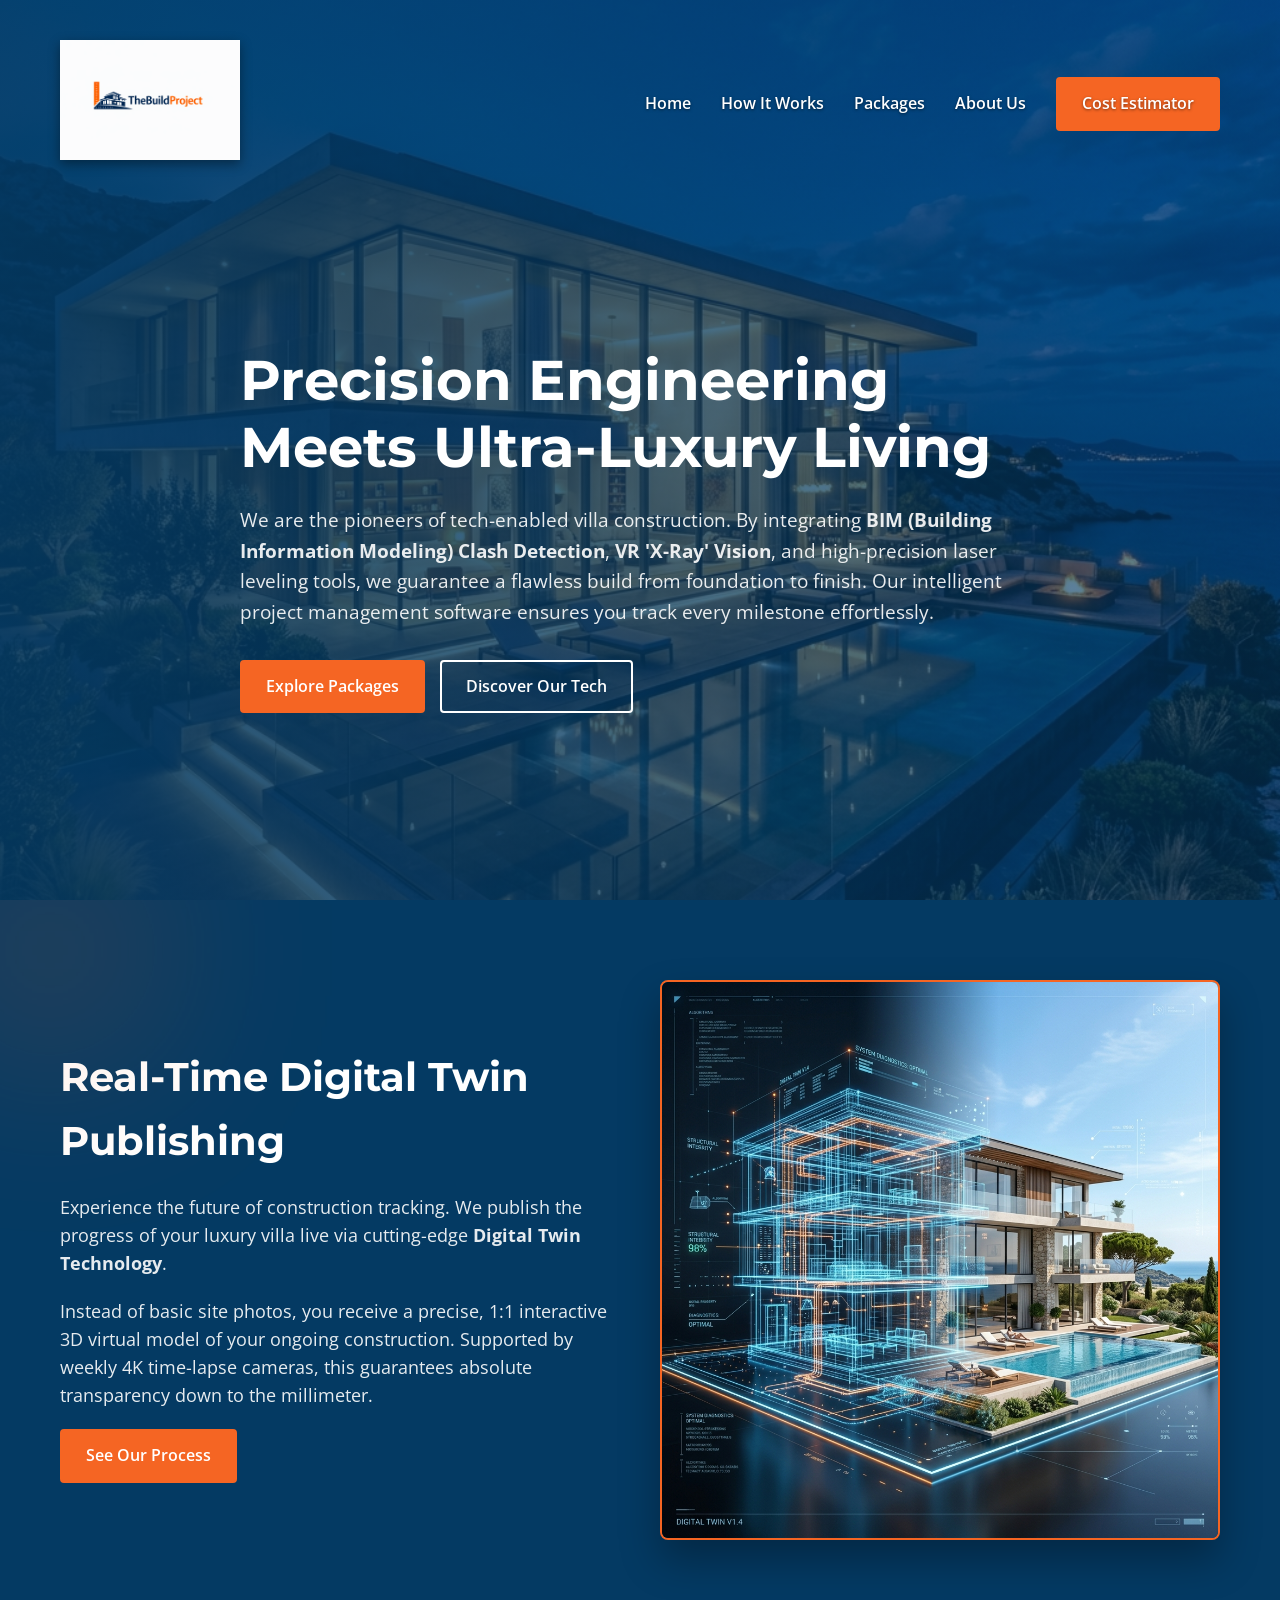
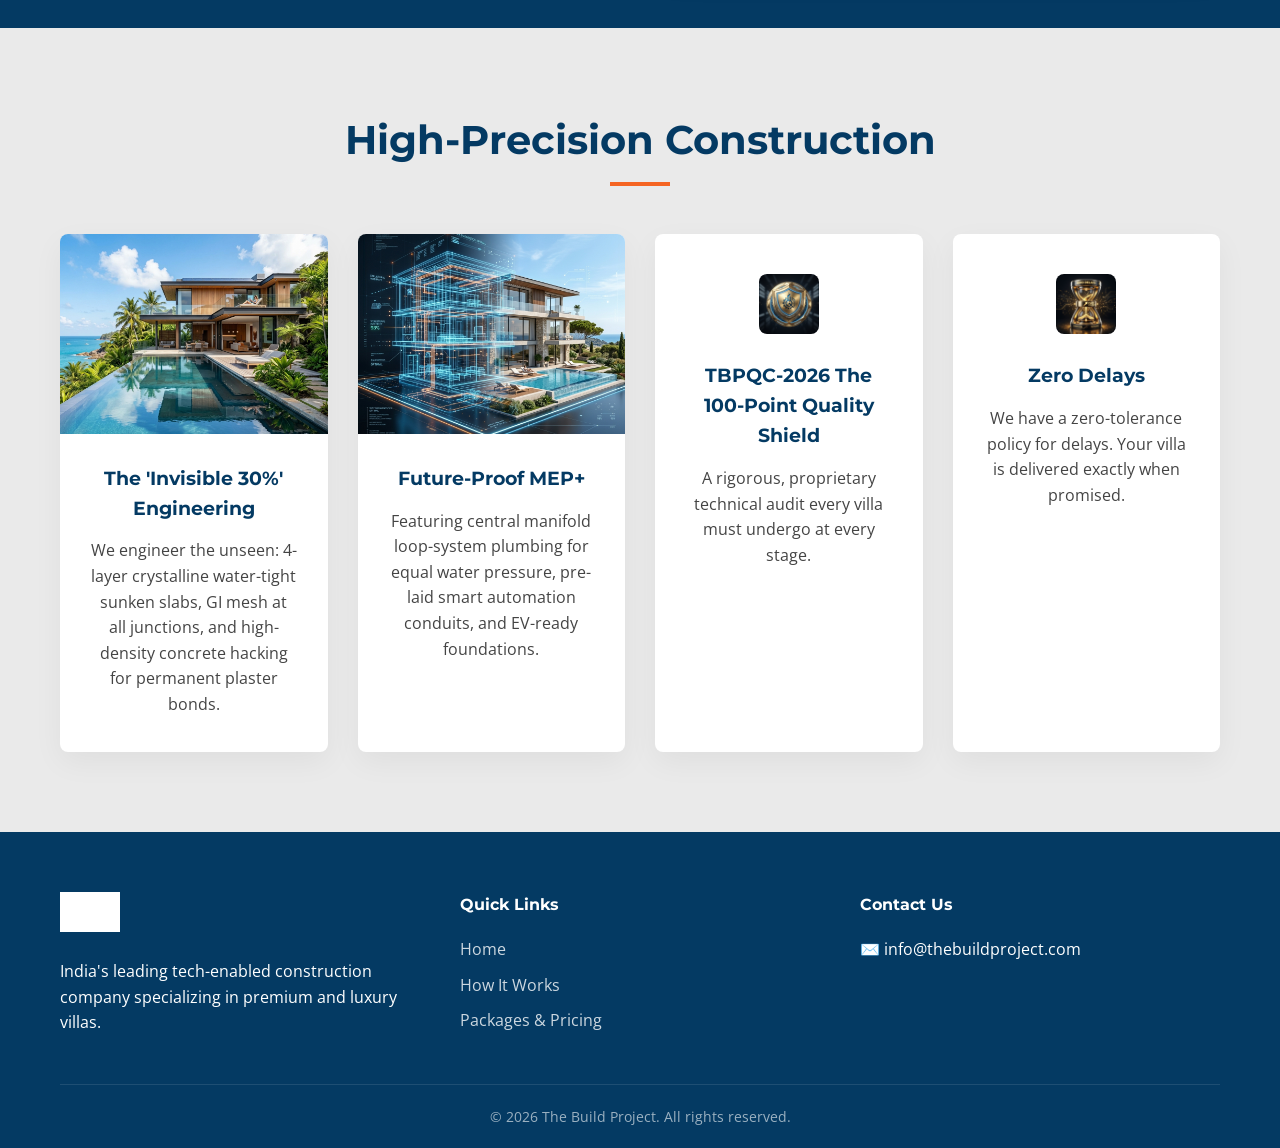
<file: index.html>
<!DOCTYPE html>
<html lang="en">

<head>
    <meta charset="UTF-8">
    <meta name="viewport" content="width=device-width, initial-scale=1.0">
    <title>The Build Project | Tech-Enabled Luxury Villa Construction</title>
    <meta name="description"
        content="India's leading tech-enabled construction company specializing in premium and luxury villas. End-to-end design, planning, and guaranteed quality.">
    <link rel="stylesheet" href="index.css">
</head>

<body>
    <nav class="navbar navbar-transparent">
        <div class="container" style="display: flex; justify-content: space-between; align-items: center; width: 100%;">
            <a href="index.html" class="nav-logo">
                <img src="assets/logos/TBP.PNG" alt="The Build Project Logo">
            </a>
            <button class="nav-toggle" id="navToggle">☰</button>
            <div class="nav-links" id="navLinks">
                <a href="index.html" class="active">Home</a>
                <a href="how-it-works.html">How It Works</a>
                <a href="packages.html">Packages</a>
                <a href="about-us.html">About Us</a>
                <a href="packages.html#estimator" class="btn btn-primary">Cost Estimator</a>
            </div>
        </div>
    </nav>

    <section class="hero">
        <div class="hero-bg-anim"></div>
        <div class="container">
            <div class="hero-content">
                <h1>Precision Engineering Meets Ultra-Luxury Living</h1>
                <p>We are the pioneers of tech-enabled villa construction. By integrating <strong>BIM (Building
                        Information Modeling) Clash Detection</strong>, <strong>VR 'X-Ray' Vision</strong>, and
                    high-precision laser
                    leveling tools, we guarantee a flawless build from foundation to finish. Our intelligent project
                    management software ensures you track every milestone effortlessly.</p>
                <div class="hero-buttons">
                    <a href="packages.html" class="btn btn-primary">Explore Packages</a>
                    <a href="about-us.html" class="btn btn-outline" style="border-color: white; color: white;">Discover
                        Our Tech</a>
                </div>
            </div>
        </div>
    </section>

    <section class="twin-section">
        <div class="container" style="display: flex; gap: 40px; align-items: center; flex-wrap: wrap;">
            <div class="twin-content" style="flex: 1; min-width: 300px;">
                <h2
                    style="font-size: 2.5rem; margin-bottom: 20px; color: var(--white); font-family: var(--font-heading);">
                    Real-Time Digital Twin Publishing</h2>
                <p style="font-size: 1.1rem; opacity: 0.9; margin-bottom: 20px;">Experience the future of construction
                    tracking. We publish the progress of your luxury villa live via cutting-edge <strong>Digital Twin
                        Technology</strong>.</p>
                <p style="font-size: 1.1rem; opacity: 0.9; margin-bottom: 20px;">Instead of basic site photos, you
                    receive a precise, 1:1 interactive 3D virtual model of your ongoing construction. Supported by
                    weekly 4K time-lapse cameras, this guarantees absolute transparency down to the
                    millimeter.</p>
                <a href="how-it-works.html" class="btn btn-primary">See Our Process</a>
            </div>
            <div class="twin-image" style="flex: 1; min-width: 300px;">
                <img src="assets/images/digital_twin.png" alt="Digital Twin Technology"
                    style="width: 100%; border-radius: 8px; box-shadow: 0 20px 40px rgba(0,0,0,0.3); border: 2px solid var(--accent);">
            </div>
        </div>
    </section>

    <section class="section section-light">
        <div class="container">
            <h2 class="section-title">High-Precision Construction</h2>
            <div class="features-grid">
                <div class="feature-card" style="padding: 0; overflow: hidden;">
                    <img src="assets/images/portfolio_1.png" alt="Engineering Excellence"
                        style="width: 100%; height: 200px; object-fit: cover; display: block;">
                    <div style="padding: 30px;">
                        <h3>The 'Invisible 30%' Engineering</h3>
                        <p>We engineer the unseen: 4-layer crystalline water-tight sunken slabs, GI mesh at all
                            junctions, and high-density concrete hacking for permanent plaster bonds.</p>
                    </div>
                </div>
                <div class="feature-card" style="padding: 0; overflow: hidden;">
                    <img src="assets/images/digital_twin.png" alt="Future-Proof Infrastructure"
                        style="width: 100%; height: 200px; object-fit: cover; display: block;">
                    <div style="padding: 30px;">
                        <h3>Future-Proof MEP+</h3>
                        <p>Featuring central manifold loop-system plumbing for equal water pressure, pre-laid smart
                            automation conduits, and EV-ready foundations.</p>
                    </div>
                </div>
                <div class="feature-card">
                    <div style="margin-bottom: 20px;">
                        <img src="assets/images/tbpqc_quality_shield.png" alt="TBPQC 2026 Quality Shield" style="width: 60px; height: 60px; object-fit: contain; border-radius: 8px;">
                    </div>
                    <h3>TBPQC-2026 The 100-Point Quality Shield</h3>
                    <p>A rigorous, proprietary technical audit every villa must undergo at every stage.</p>
                </div>
                <div class="feature-card">
                    <div style="margin-bottom: 20px;">
                        <img src="assets/images/zero_delays_icon.png" alt="Zero Delays" style="width: 60px; height: 60px; object-fit: contain; border-radius: 8px;">
                    </div>
                    <h3>Zero Delays</h3>
                    <p>We have a zero-tolerance policy for delays. Your villa is delivered exactly when promised.</p>
                </div>
            </div>
        </div>
    </section>

    <footer class="footer">
        <div class="container">
            <div class="footer-grid">
                <div class="footer-col">
                    <img src="assets/logos/TBP.PNG" alt="Logo"
                        style="height: 40px; margin-bottom: 20px; filter: brightness(0) invert(1);">
                    <p>India's leading tech-enabled construction company specializing in premium and luxury villas.</p>
                </div>
                <div class="footer-col">
                    <h4>Quick Links</h4>
                    <ul class="footer-links">
                        <li><a href="index.html">Home</a></li>
                        <li><a href="how-it-works.html">How It Works</a></li>
                        <li><a href="packages.html">Packages & Pricing</a></li>
                    </ul>
                </div>
                <div class="footer-col">
                    <h4>Contact Us</h4>
                    <ul class="footer-links">

                        <li>✉️ info@thebuildproject.com</li>

                    </ul>
                </div>
            </div>
            <div class="footer-bottom">
                &copy; 2026 The Build Project. All rights reserved.
            </div>
        </div>
    </footer>

    <script src="script.js"></script>
</body>

</html>
</file>
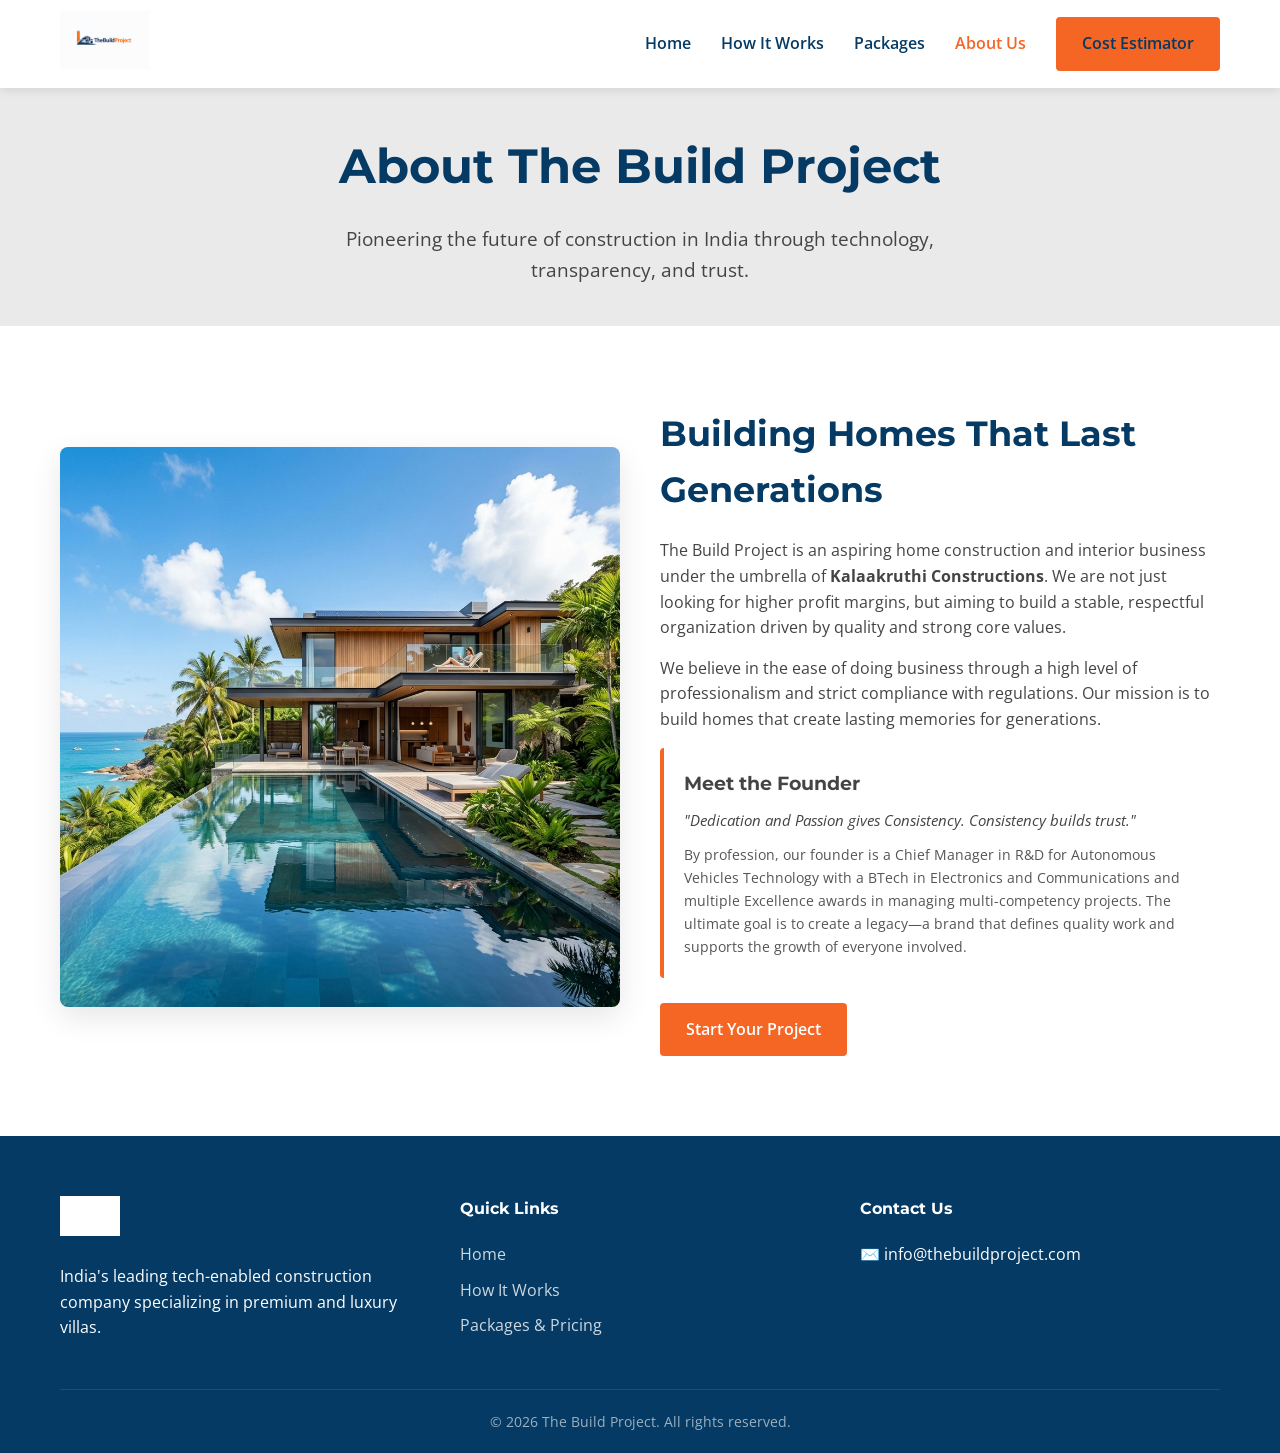
<file: about-us.html>
<!DOCTYPE html>
<html lang="en">
<head>
    <meta charset="UTF-8">
    <meta name="viewport" content="width=device-width, initial-scale=1.0">
    <title>About Us | The Build Project</title>
    <meta name="description" content="Learn more about The Build Project, a tech-driven luxury construction company.">
    <link rel="stylesheet" href="index.css">
</head>
<body>
    <nav class="navbar">
        <div class="container" style="display: flex; justify-content: space-between; align-items: center; width: 100%;">
            <a href="index.html" class="nav-logo">
                <img src="assets/logos/TBP.PNG" alt="The Build Project Logo">
            </a>
            <button class="nav-toggle" id="navToggle">☰</button>
            <div class="nav-links" id="navLinks">
                <a href="index.html">Home</a>
                <a href="how-it-works.html">How It Works</a>
                <a href="packages.html">Packages</a>
                <a href="about-us.html" class="active">About Us</a>
                <a href="packages.html#estimator" class="btn btn-primary">Cost Estimator</a>
            </div>
        </div>
    </nav>

    <section class="section section-light" style="padding-top: 40px; padding-bottom: 40px;">
        <div class="container text-center" style="text-align: center;">
            <h1 style="font-size: 3rem; margin-bottom: 20px;">About The Build Project</h1>
            <p style="font-size: 1.2rem; max-width: 700px; margin: 0 auto;">Pioneering the future of construction in India through technology, transparency, and trust.</p>
        </div>
    </section>

    <section class="section">
        <div class="container">
            <div style="display: flex; flex-wrap: wrap; gap: 40px; align-items: center;">
                <div style="flex: 1; min-width: 300px;">
                    <img src="assets/images/portfolio_1.png" alt="Company Focus" style="width: 100%; border-radius: 8px; box-shadow: 0 10px 30px rgba(0,0,0,0.1);">
                </div>
                <div style="flex: 1; min-width: 300px;">
                    <h2 style="font-size: 2.2rem; margin-bottom: 20px; color: var(--primary); font-family: var(--font-heading);">Building Homes That Last Generations</h2>
                    <p style="margin-bottom: 15px;">The Build Project is an aspiring home construction and interior business under the umbrella of <strong>Kalaakruthi Constructions</strong>. We are not just looking for higher profit margins, but aiming to build a stable, respectful organization driven by quality and strong core values.</p>
                    <p style="margin-bottom: 15px;">We believe in the ease of doing business through a high level of professionalism and strict compliance with regulations. Our mission is to build homes that create lasting memories for generations.</p>
                    
                    <div style="background: var(--light); padding: 20px; border-left: 4px solid var(--accent); margin-bottom: 25px; border-radius: 4px;">
                        <h3 style="font-size: 1.2rem; margin-bottom: 10px; color: var(--dark);">Meet the Founder</h3>
                        <p style="font-style: italic; font-size: 0.95rem; margin-bottom: 10px;">"Dedication and Passion gives Consistency. Consistency builds trust."</p>
                        <p style="font-size: 0.9rem; color: #555;">By profession, our founder is a Chief Manager in R&D for Autonomous Vehicles Technology with a BTech in Electronics and Communications and multiple Excellence awards in managing multi-competency projects. The ultimate goal is to create a legacy—a brand that defines quality work and supports the growth of everyone involved.</p>
                    </div>

                    <a href="packages.html" class="btn btn-primary">Start Your Project</a>
                </div>
            </div>
        </div>
    </section>

    <footer class="footer">
        <div class="container">
            <div class="footer-grid">
                <div class="footer-col">
                    <img src="assets/logos/TBP.PNG" alt="Logo" style="height: 40px; margin-bottom: 20px; filter: brightness(0) invert(1);">
                    <p>India's leading tech-enabled construction company specializing in premium and luxury villas.</p>
                </div>
                <div class="footer-col">
                    <h4>Quick Links</h4>
                    <ul class="footer-links">
                        <li><a href="index.html">Home</a></li>
                        <li><a href="how-it-works.html">How It Works</a></li>
                        <li><a href="packages.html">Packages & Pricing</a></li>
                    </ul>
                </div>
                <div class="footer-col">
                    <h4>Contact Us</h4>
                    <ul class="footer-links">
                        <li>✉️ info@thebuildproject.com</li>
                    </ul>
                </div>
            </div>
            <div class="footer-bottom">
                &copy; 2026 The Build Project. All rights reserved.
            </div>
        </div>
    </footer>

    <script src="script.js"></script>
</body>
</html>
</file>
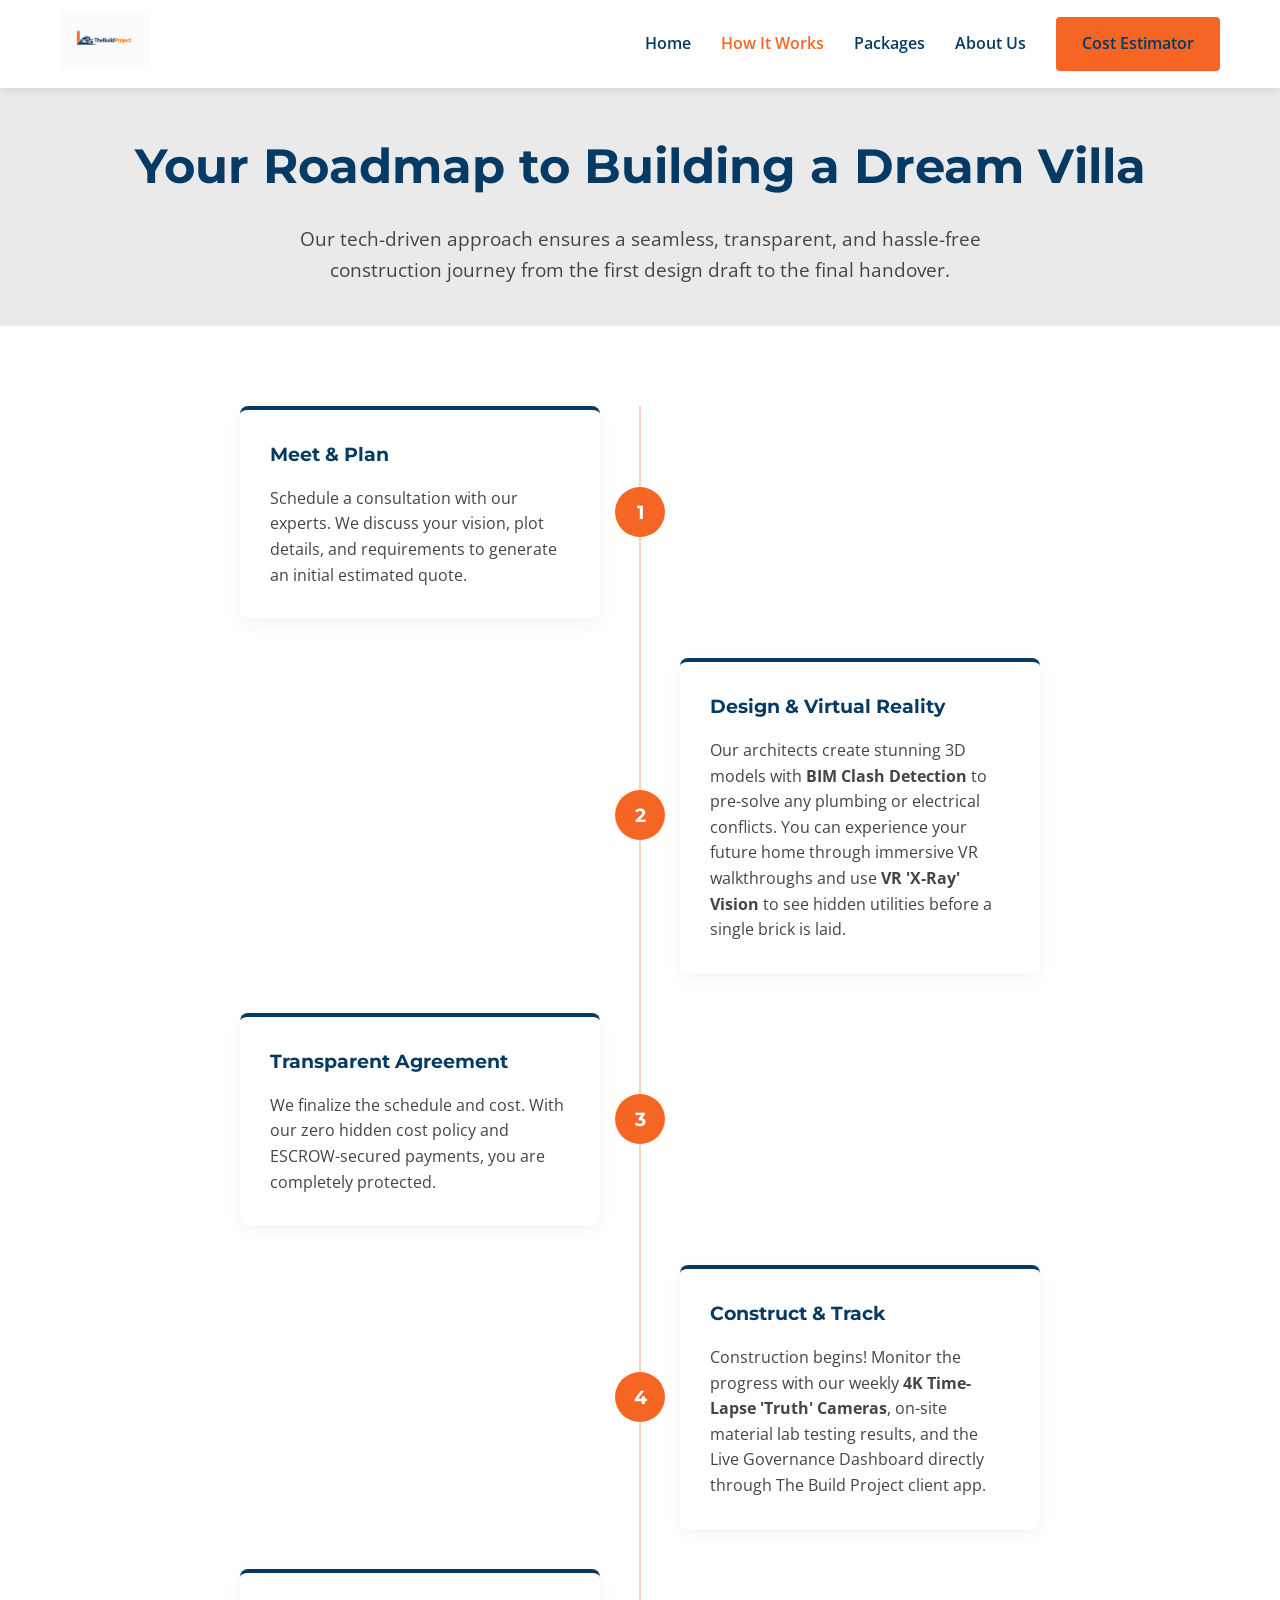
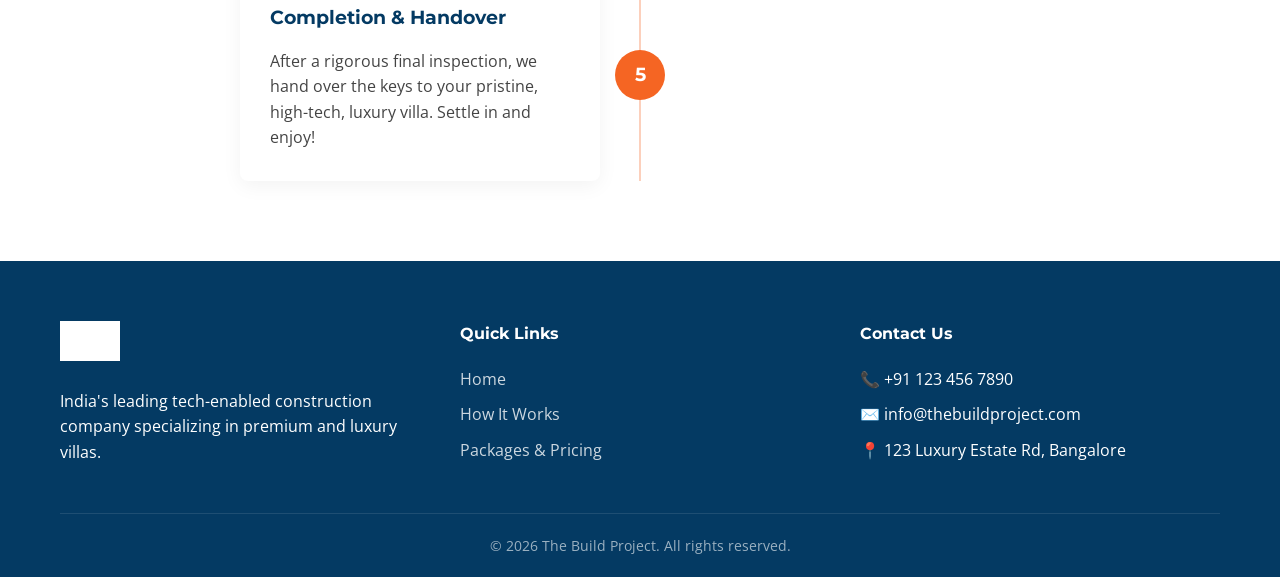
<file: how-it-works.html>
<!DOCTYPE html>
<html lang="en">
<head>
    <meta charset="UTF-8">
    <meta name="viewport" content="width=device-width, initial-scale=1.0">
    <title>How It Works | The Build Project</title>
    <meta name="description" content="Our simple, transparent, and tech-driven process for building your dream villa.">
    <link rel="stylesheet" href="index.css">
</head>
<body>
    <nav class="navbar">
        <div class="container" style="display: flex; justify-content: space-between; align-items: center; width: 100%;">
            <a href="index.html" class="nav-logo">
                <img src="assets/logos/TBP.PNG" alt="The Build Project Logo">
            </a>
            <button class="nav-toggle" id="navToggle">☰</button>
            <div class="nav-links" id="navLinks">
                <a href="index.html">Home</a>
                <a href="how-it-works.html" class="active">How It Works</a>
                <a href="packages.html">Packages</a>
                <a href="about-us.html">About Us</a>
                <a href="packages.html#estimator" class="btn btn-primary">Cost Estimator</a>
            </div>
        </div>
    </nav>

    <section class="section section-light" style="padding-top: 40px; padding-bottom: 40px;">
        <div class="container text-center" style="text-align: center;">
            <h1 style="font-size: 3rem; margin-bottom: 20px;">Your Roadmap to Building a Dream Villa</h1>
            <p style="font-size: 1.2rem; max-width: 700px; margin: 0 auto;">Our tech-driven approach ensures a seamless, transparent, and hassle-free construction journey from the first design draft to the final handover.</p>
        </div>
    </section>

    <section class="section">
        <div class="container">
            <div class="process-timeline">
                <div class="timeline-item">
                    <div class="timeline-icon">1</div>
                    <div class="timeline-content">
                        <h3>Meet & Plan</h3>
                        <p>Schedule a consultation with our experts. We discuss your vision, plot details, and requirements to generate an initial estimated quote.</p>
                    </div>
                </div>
                <div class="timeline-item">
                    <div class="timeline-icon">2</div>
                    <div class="timeline-content">
                        <h3>Design & Virtual Reality</h3>
                        <p>Our architects create stunning 3D models with <strong>BIM Clash Detection</strong> to pre-solve any plumbing or electrical conflicts. You can experience your future home through immersive VR walkthroughs and use <strong>VR 'X-Ray' Vision</strong> to see hidden utilities before a single brick is laid.</p>
                    </div>
                </div>
                <div class="timeline-item">
                    <div class="timeline-icon">3</div>
                    <div class="timeline-content">
                        <h3>Transparent Agreement</h3>
                        <p>We finalize the schedule and cost. With our zero hidden cost policy and ESCROW-secured payments, you are completely protected.</p>
                    </div>
                </div>
                <div class="timeline-item">
                    <div class="timeline-icon">4</div>
                    <div class="timeline-content">
                        <h3>Construct & Track</h3>
                        <p>Construction begins! Monitor the progress with our weekly <strong>4K Time-Lapse 'Truth' Cameras</strong>, on-site material lab testing results, and the Live Governance Dashboard directly through The Build Project client app.</p>
                    </div>
                </div>
                <div class="timeline-item">
                    <div class="timeline-icon">5</div>
                    <div class="timeline-content">
                        <h3>Completion & Handover</h3>
                        <p>After a rigorous final inspection, we hand over the keys to your pristine, high-tech, luxury villa. Settle in and enjoy!</p>
                    </div>
                </div>
            </div>
        </div>
    </section>

    <footer class="footer">
        <div class="container">
            <div class="footer-grid">
                <div class="footer-col">
                    <img src="assets/logos/TBP.PNG" alt="Logo" style="height: 40px; margin-bottom: 20px; filter: brightness(0) invert(1);">
                    <p>India's leading tech-enabled construction company specializing in premium and luxury villas.</p>
                </div>
                <div class="footer-col">
                    <h4>Quick Links</h4>
                    <ul class="footer-links">
                        <li><a href="index.html">Home</a></li>
                        <li><a href="how-it-works.html">How It Works</a></li>
                        <li><a href="packages.html">Packages & Pricing</a></li>
                    </ul>
                </div>
                <div class="footer-col">
                    <h4>Contact Us</h4>
                    <ul class="footer-links">
                        <li>📞 +91 123 456 7890</li>
                        <li>✉️ info@thebuildproject.com</li>
                        <li>📍 123 Luxury Estate Rd, Bangalore</li>
                    </ul>
                </div>
            </div>
            <div class="footer-bottom">
                &copy; 2026 The Build Project. All rights reserved.
            </div>
        </div>
    </footer>

    <script src="script.js"></script>
</body>
</html>
</file>
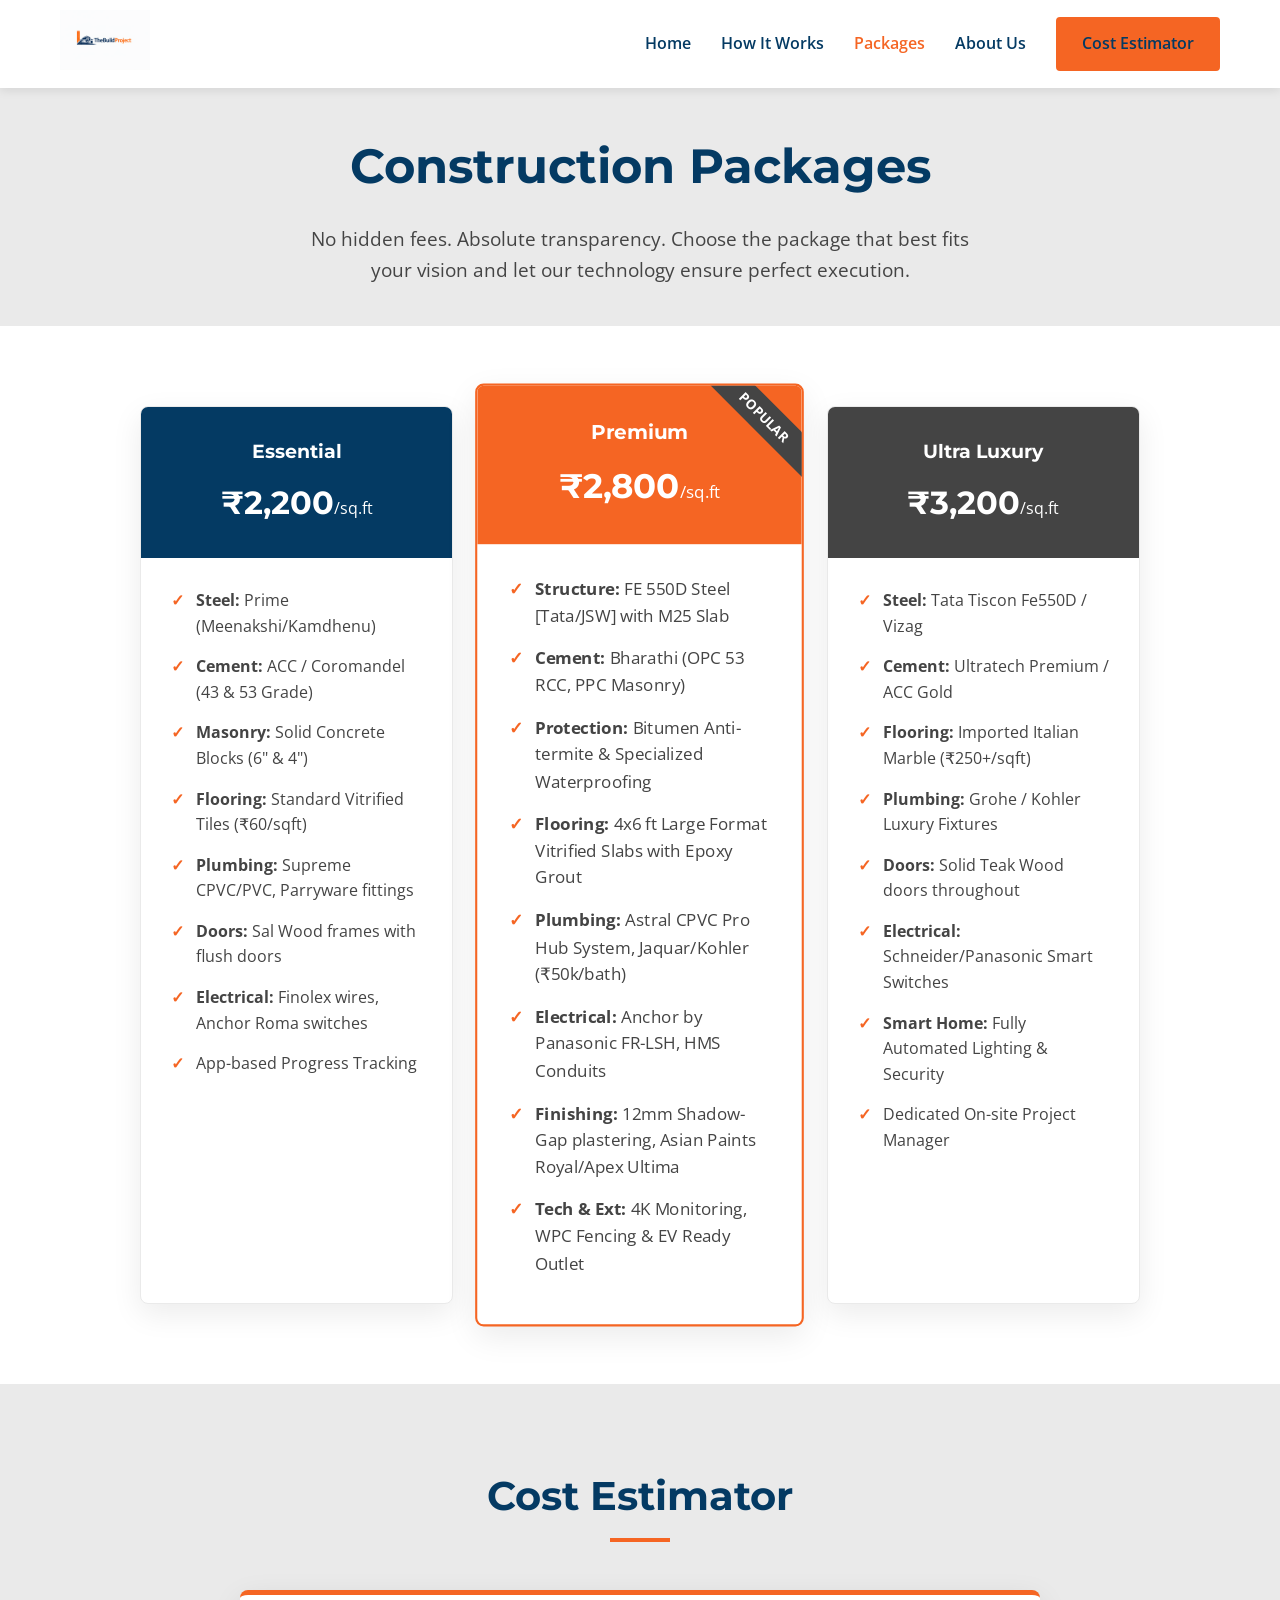
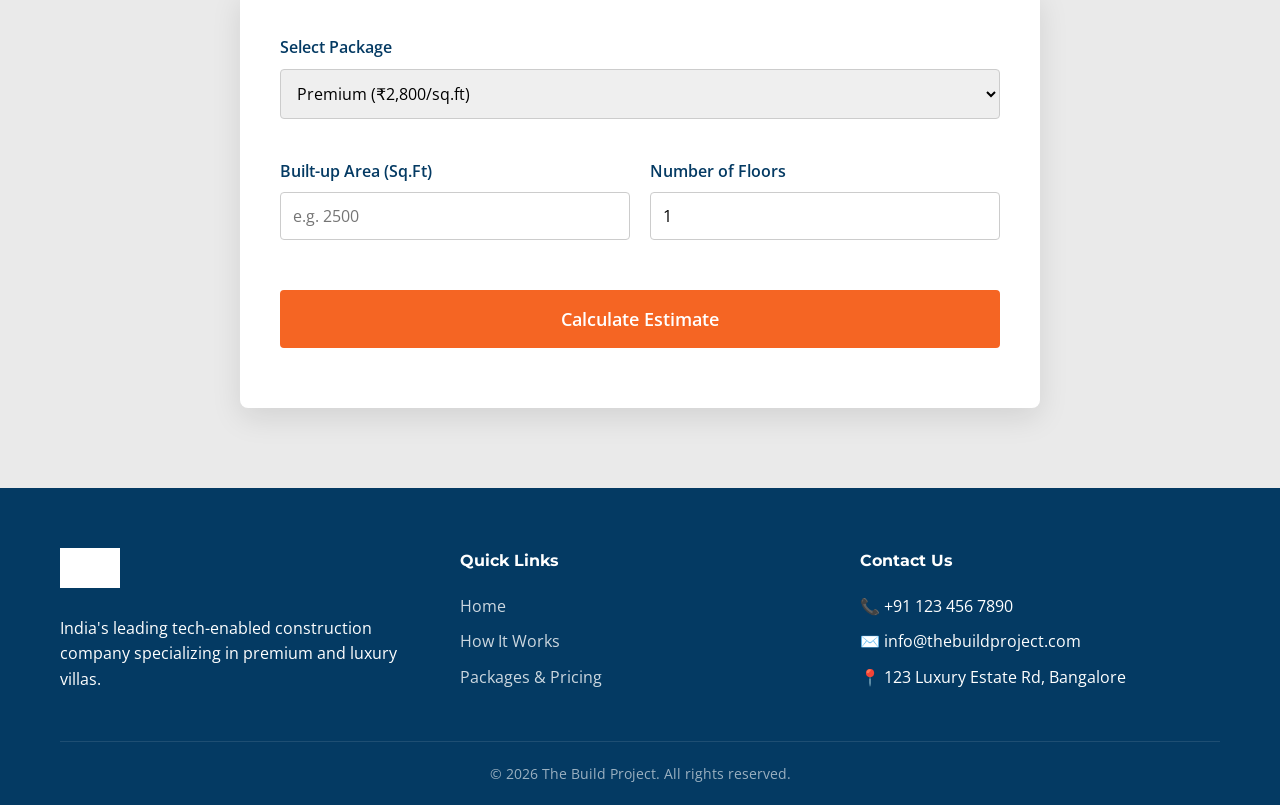
<file: packages.html>
<!DOCTYPE html>
<html lang="en">
<head>
    <meta charset="UTF-8">
    <meta name="viewport" content="width=device-width, initial-scale=1.0">
    <title>Packages & Cost Estimator | The Build Project</title>
    <meta name="description" content="Transparent pricing and packages for your villa construction. Use our cost estimator tool.">
    <link rel="stylesheet" href="index.css">
</head>
<body>
    <nav class="navbar">
        <div class="container" style="display: flex; justify-content: space-between; align-items: center; width: 100%;">
            <a href="index.html" class="nav-logo">
                <img src="assets/logos/TBP.PNG" alt="The Build Project Logo">
            </a>
            <button class="nav-toggle" id="navToggle">☰</button>
            <div class="nav-links" id="navLinks">
                <a href="index.html">Home</a>
                <a href="how-it-works.html">How It Works</a>
                <a href="packages.html" class="active">Packages</a>
                <a href="about-us.html">About Us</a>
                <a href="#estimator" class="btn btn-primary">Cost Estimator</a>
            </div>
        </div>
    </nav>

    <section class="section section-light" style="padding-top: 40px; padding-bottom: 40px;">
        <div class="container text-center" style="text-align: center;">
            <h1 style="font-size: 3rem; margin-bottom: 20px;">Construction Packages</h1>
            <p style="font-size: 1.2rem; max-width: 700px; margin: 0 auto;">No hidden fees. Absolute transparency. Choose the package that best fits your vision and let our technology ensure perfect execution.</p>
        </div>
    </section>

    <section class="section">
        <div class="container">
            <div class="packages-grid">
                <!-- Package 1 -->
                <div class="package-card">
                    <div class="package-header">
                        <h3>Essential</h3>
                        <div class="package-price">₹2,200<span>/sq.ft</span></div>
                    </div>
                    <div class="package-body">
                        <ul>
                            <li><strong>Steel:</strong> Prime (Meenakshi/Kamdhenu)</li>
                            <li><strong>Cement:</strong> ACC / Coromandel (43 & 53 Grade)</li>
                            <li><strong>Masonry:</strong> Solid Concrete Blocks (6" & 4")</li>
                            <li><strong>Flooring:</strong> Standard Vitrified Tiles (₹60/sqft)</li>
                            <li><strong>Plumbing:</strong> Supreme CPVC/PVC, Parryware fittings</li>
                            <li><strong>Doors:</strong> Sal Wood frames with flush doors</li>
                            <li><strong>Electrical:</strong> Finolex wires, Anchor Roma switches</li>
                            <li>App-based Progress Tracking</li>
                        </ul>
                    </div>
                </div>
                <!-- Package 2 -->
                <div class="package-card featured">
                    <div class="package-badge">POPULAR</div>
                    <div class="package-header">
                        <h3>Premium</h3>
                        <div class="package-price">₹2,800<span>/sq.ft</span></div>
                    </div>
                    <div class="package-body">
                        <ul>
                            <li><strong>Structure:</strong> FE 550D Steel [Tata/JSW] with M25 Slab</li>
                            <li><strong>Cement:</strong> Bharathi (OPC 53 RCC, PPC Masonry)</li>
                            <li><strong>Protection:</strong> Bitumen Anti-termite & Specialized Waterproofing</li>
                            <li><strong>Flooring:</strong> 4x6 ft Large Format Vitrified Slabs with Epoxy Grout</li>
                            <li><strong>Plumbing:</strong> Astral CPVC Pro Hub System, Jaquar/Kohler (₹50k/bath)</li>
                            <li><strong>Electrical:</strong> Anchor by Panasonic FR-LSH, HMS Conduits</li>
                            <li><strong>Finishing:</strong> 12mm Shadow-Gap plastering, Asian Paints Royal/Apex Ultima</li>
                            <li><strong>Tech & Ext:</strong> 4K Monitoring, WPC Fencing & EV Ready Outlet</li>
                        </ul>
                    </div>
                </div>
                <!-- Package 3 -->
                <div class="package-card">
                    <div class="package-header" style="background: var(--dark);">
                        <h3>Ultra Luxury</h3>
                        <div class="package-price">₹3,200<span>/sq.ft</span></div>
                    </div>
                    <div class="package-body">
                        <ul>
                            <li><strong>Steel:</strong> Tata Tiscon Fe550D / Vizag</li>
                            <li><strong>Cement:</strong> Ultratech Premium / ACC Gold</li>
                            <li><strong>Flooring:</strong> Imported Italian Marble (₹250+/sqft)</li>
                            <li><strong>Plumbing:</strong> Grohe / Kohler Luxury Fixtures</li>
                            <li><strong>Doors:</strong> Solid Teak Wood doors throughout</li>
                            <li><strong>Electrical:</strong> Schneider/Panasonic Smart Switches</li>
                            <li><strong>Smart Home:</strong> Fully Automated Lighting & Security</li>
                            <li>Dedicated On-site Project Manager</li>
                        </ul>
                    </div>
                </div>
            </div>
        </div>
    </section>

    <section id="estimator" class="section section-light">
        <div class="container">
            <h2 class="section-title">Cost Estimator</h2>
            <div class="estimator-container">
                <form id="estimatorForm" class="estimator-form">
                    <div class="form-group full-width">
                        <label for="package">Select Package</label>
                        <select id="package" class="form-control" required>
                            <option value="essential">Essential (₹2,200/sq.ft)</option>
                            <option value="premium" selected>Premium (₹2,800/sq.ft)</option>
                            <option value="luxury">Ultra Luxury (₹3,200/sq.ft)</option>
                        </select>
                    </div>
                    <div class="form-group">
                        <label for="area">Built-up Area (Sq.Ft)</label>
                        <input type="number" id="area" class="form-control" placeholder="e.g. 2500" required min="500">
                    </div>
                    <div class="form-group">
                        <label for="floors">Number of Floors</label>
                        <input type="number" id="floors" class="form-control" value="1" min="1" required>
                    </div>
                    <div class="form-group full-width" style="text-align: center; margin-top: 10px;">
                        <button type="submit" class="btn btn-primary" style="width: 100%; font-size: 1.1rem; padding: 15px;">Calculate Estimate</button>
                    </div>
                </form>
                
                <div id="estimatorResult" class="estimator-result">
                    <h3>Estimated Construction Cost</h3>
                    <div class="total-cost" id="totalCost">₹0</div>
                    <p style="margin-top: 10px; color: var(--dark); font-size: 0.9rem;">*This is a preliminary estimate. Final cost will be provided after detailed design and plot survey.</p>
                    
                    <div class="quote-request" style="margin-top: 30px; padding-top: 20px; border-top: 1px solid #ddd;">
                        <h4 style="margin-bottom: 15px; color: var(--primary);">Next Step: Contact and Get a Free Detailed Quote</h4>
                        <form id="quoteForm" style="display: flex; flex-direction: column; gap: 15px; text-align: left;">
                            <div>
                                <label for="quoteName" style="display: block; margin-bottom: 5px; font-weight: 500;">Your Name *</label>
                                <input type="text" id="quoteName" class="form-control" required>
                            </div>
                            <div>
                                <label for="quotePhone" style="display: block; margin-bottom: 5px; font-weight: 500;">Phone Number *</label>
                                <input type="tel" id="quotePhone" class="form-control" required>
                            </div>
                            <div>
                                <label for="quoteDetails" style="display: block; margin-bottom: 5px; font-weight: 500;">Additional Details (Optional)</label>
                                <textarea id="quoteDetails" class="form-control" rows="3" placeholder="Tell us more about your plot location, timeline, or specific requirements..."></textarea>
                            </div>
                            <button type="button" id="sendQuoteBtn" class="btn btn-primary" style="margin-top: 10px;">Send Quote Request</button>
                        </form>
                    </div>
                </div>
            </div>
        </div>
    </section>

    <footer class="footer">
        <div class="container">
            <div class="footer-grid">
                <div class="footer-col">
                    <img src="assets/logos/TBP.PNG" alt="Logo" style="height: 40px; margin-bottom: 20px; filter: brightness(0) invert(1);">
                    <p>India's leading tech-enabled construction company specializing in premium and luxury villas.</p>
                </div>
                <div class="footer-col">
                    <h4>Quick Links</h4>
                    <ul class="footer-links">
                        <li><a href="index.html">Home</a></li>
                        <li><a href="how-it-works.html">How It Works</a></li>
                        <li><a href="packages.html">Packages & Pricing</a></li>
                    </ul>
                </div>
                <div class="footer-col">
                    <h4>Contact Us</h4>
                    <ul class="footer-links">
                        <li>📞 +91 123 456 7890</li>
                        <li>✉️ info@thebuildproject.com</li>
                        <li>📍 123 Luxury Estate Rd, Bangalore</li>
                    </ul>
                </div>
            </div>
            <div class="footer-bottom">
                &copy; 2026 The Build Project. All rights reserved.
            </div>
        </div>
    </footer>

    <script src="script.js"></script>
</body>
</html>
</file>
<file: index.css>
@import url('https://fonts.googleapis.com/css2?family=Montserrat:wght@700&family=Open+Sans:wght@400;600&display=swap');

:root {
  --primary: #043A63;
  --accent: #F56523;
  --dark: #444444;
  --light-gray: #EAEAEA;
  --white: #ffffff;
  
  --font-heading: 'Montserrat', sans-serif;
  --font-body: 'Open Sans', sans-serif;
}

* {
  margin: 0;
  padding: 0;
  box-sizing: border-box;
}

body {
  font-family: var(--font-body);
  color: var(--dark);
  background-color: var(--white);
  line-height: 1.6;
}

h1, h2, h3, h4, h5, h6 {
  font-family: var(--font-heading);
  color: var(--primary);
  margin-bottom: 1rem;
}

a {
  text-decoration: none;
  color: inherit;
}

ul {
  list-style: none;
}

/* Utilities */
.container {
  max-width: 1200px;
  margin: 0 auto;
  padding: 0 20px;
}

.btn {
  display: inline-block;
  padding: 12px 24px;
  border-radius: 4px;
  font-weight: 600;
  cursor: pointer;
  transition: all 0.3s ease;
  font-family: var(--font-body);
  border: none;
}

.btn-primary {
  background-color: var(--accent);
  color: var(--white);
  border: 2px solid var(--accent);
}

.btn-primary:hover {
  background-color: transparent;
  color: var(--accent);
}

.btn-outline {
  background-color: transparent;
  color: var(--primary);
  border: 2px solid var(--primary);
}

.btn-outline:hover {
  background-color: var(--primary);
  color: var(--white);
}

.section {
  padding: 80px 0;
}

.section-light {
  background-color: var(--light-gray);
}

.section-title {
  text-align: center;
  font-size: 2.5rem;
  margin-bottom: 3rem;
  position: relative;
}

.section-title::after {
  content: '';
  display: block;
  width: 60px;
  height: 4px;
  background-color: var(--accent);
  margin: 10px auto 0;
}

/* Navbar */
.navbar {
  display: flex;
  justify-content: space-between;
  align-items: center;
  padding: 10px 0;
  background-color: var(--white);
  box-shadow: 0 2px 10px rgba(0,0,0,0.1);
  position: sticky;
  top: 0;
  left: 0;
  width: 100%;
  z-index: 1000;
  transition: all 0.4s ease;
}

.navbar-transparent {
  padding: 40px 0;
  background-color: transparent;
  box-shadow: none;
  position: fixed;
}

.navbar-transparent.scrolled {
  padding: 10px 0;
  background-color: var(--white);
  box-shadow: 0 2px 10px rgba(0,0,0,0.1);
}

.nav-logo img {
  height: 60px;
  transition: all 0.4s ease;
  transform-origin: left center;
}

.navbar-transparent:not(.scrolled) .nav-logo img {
  height: 120px;
  filter: drop-shadow(0 4px 6px rgba(0,0,0,0.4));
}

.nav-links {
  display: flex;
  gap: 30px;
  align-items: center;
}

.nav-links a {
  font-weight: 600;
  color: var(--primary);
  transition: all 0.3s ease;
}

.navbar-transparent:not(.scrolled) .nav-links a {
  color: var(--white);
  text-shadow: 0 1px 3px rgba(0,0,0,0.5);
}

.nav-links a:hover,
.nav-links a.active {
  color: var(--accent);
}

.nav-toggle {
  display: none;
  background: none;
  border: none;
  font-size: 1.5rem;
  color: var(--primary);
  cursor: pointer;
}

/* Hero Section */
.hero {
  min-height: 100vh;
  padding-top: 160px; /* Space for the large transparent navbar */
  position: relative;
  display: flex;
  align-items: center;
  overflow: hidden;
  background-color: var(--primary); /* Fallback */
}

.hero-bg-anim {
  position: absolute;
  top: 0;
  left: 0;
  width: 100%;
  height: 100%;
  background-image: url('assets/images/hero.png');
  background-size: cover;
  background-position: center;
  animation: kenburns 20s infinite alternate ease-in-out;
  z-index: 0;
}

@keyframes kenburns {
  0% { transform: scale(1); }
  100% { transform: scale(1.15); }
}

.hero::before {
  content: '';
  position: absolute;
  top: 0; left: 0; width: 100%; height: 100%;
  background: linear-gradient(to right, rgba(4, 58, 99, 0.9), rgba(4, 58, 99, 0.6));
  z-index: 1;
}

.hero-content {
  position: relative;
  z-index: 2;
  color: var(--white);
  max-width: 800px;
}

.hero-content h1 {
  color: var(--white);
  font-size: 3.5rem;
  margin-bottom: 1.5rem;
  line-height: 1.2;
}

.hero-content p {
  font-size: 1.2rem;
  margin-bottom: 2rem;
  opacity: 0.9;
}

.hero-buttons {
  display: flex;
  gap: 15px;
}

/* Services / Features */
.features-grid {
  display: grid;
  grid-template-columns: repeat(auto-fit, minmax(250px, 1fr));
  gap: 30px;
}

.feature-card {
  background: var(--white);
  padding: 40px 30px;
  border-radius: 8px;
  box-shadow: 0 10px 30px rgba(0,0,0,0.05);
  text-align: center;
  transition: transform 0.3s ease, box-shadow 0.3s ease;
  border-bottom: 4px solid transparent;
}

.feature-card:hover {
  transform: translateY(-10px);
  box-shadow: 0 15px 40px rgba(0,0,0,0.1);
  border-bottom-color: var(--accent);
}

.feature-icon {
  font-size: 3rem;
  color: var(--accent);
  margin-bottom: 20px;
}

.feature-card h3 {
  margin-bottom: 15px;
}

/* Process Timeline */
.process-timeline {
  display: flex;
  flex-direction: column;
  gap: 40px;
  position: relative;
  max-width: 800px;
  margin: 0 auto;
}
.process-timeline::before {
  content: '';
  position: absolute;
  left: 50%;
  top: 0;
  bottom: 0;
  width: 2px;
  background: var(--accent);
  transform: translateX(-50%);
  opacity: 0.3;
}
.timeline-item {
  display: flex;
  justify-content: space-between;
  align-items: center;
  width: 100%;
}
.timeline-item:nth-child(even) {
  flex-direction: row-reverse;
}
.timeline-content {
  width: 45%;
  background: var(--white);
  padding: 30px;
  border-radius: 8px;
  box-shadow: 0 5px 20px rgba(0,0,0,0.05);
  position: relative;
  border-top: 4px solid var(--primary);
}
.timeline-icon {
  width: 50px;
  height: 50px;
  background: var(--accent);
  color: var(--white);
  border-radius: 50%;
  display: flex;
  align-items: center;
  justify-content: center;
  font-size: 1.2rem;
  position: absolute;
  left: 50%;
  transform: translate(-50%, 0);
  z-index: 1;
  font-family: var(--font-heading);
  font-weight: bold;
}

/* Portfolio Grid */
.portfolio-grid {
  display: grid;
  grid-template-columns: repeat(auto-fit, minmax(300px, 1fr));
  gap: 30px;
}
.portfolio-card {
  border-radius: 8px;
  overflow: hidden;
  box-shadow: 0 5px 15px rgba(0,0,0,0.1);
  transition: transform 0.3s;
  background: var(--white);
}
.portfolio-card:hover {
  transform: translateY(-5px);
  box-shadow: 0 15px 30px rgba(0,0,0,0.15);
}
.portfolio-card img {
  width: 100%;
  height: 250px;
  object-fit: cover;
  display: block;
}
.portfolio-info {
  padding: 20px;
}
.portfolio-info h3 {
  margin-bottom: 5px;
}
.portfolio-info p {
  color: var(--accent);
  font-weight: 600;
}

/* Packages */
.packages-grid {
  display: grid;
  grid-template-columns: repeat(auto-fit, minmax(300px, 1fr));
  gap: 30px;
  max-width: 1000px;
  margin: 0 auto;
}
.package-card {
  background: var(--white);
  border-radius: 8px;
  overflow: hidden;
  box-shadow: 0 10px 30px rgba(0,0,0,0.08);
  border: 1px solid var(--light-gray);
  position: relative;
  transition: transform 0.3s;
  display: flex;
  flex-direction: column;
}
.package-card:hover {
  transform: translateY(-10px);
}
.package-header {
  background: var(--primary);
  color: var(--white);
  padding: 30px;
  text-align: center;
}
.package-header h3 {
  color: var(--white);
  margin-bottom: 10px;
}
.package-price {
  font-size: 2rem;
  font-weight: bold;
  font-family: var(--font-heading);
}
.package-price span {
  font-size: 1rem;
  font-weight: normal;
  font-family: var(--font-body);
}
.package-body {
  padding: 30px;
  flex-grow: 1;
}
.package-body ul li {
  margin-bottom: 15px;
  padding-left: 25px;
  position: relative;
}
.package-body ul li::before {
  content: '✓';
  position: absolute;
  left: 0;
  color: var(--accent);
  font-weight: bold;
}
.package-card.featured {
  border: 2px solid var(--accent);
  transform: scale(1.05);
  z-index: 2;
}
.package-card.featured:hover {
  transform: scale(1.05) translateY(-10px);
}
.package-card.featured .package-header {
  background: var(--accent);
}
.package-badge {
  position: absolute;
  top: 15px;
  right: -35px;
  background: var(--dark);
  color: var(--white);
  padding: 5px 40px;
  transform: rotate(45deg);
  font-size: 0.8rem;
  font-weight: bold;
}

/* Cost Estimator */
.estimator-container {
  background: var(--white);
  padding: 40px;
  border-radius: 8px;
  box-shadow: 0 10px 30px rgba(0,0,0,0.1);
  max-width: 800px;
  margin: 0 auto;
  border-top: 5px solid var(--accent);
}
.estimator-form {
  display: grid;
  grid-template-columns: 1fr 1fr;
  gap: 20px;
}
.form-group {
  margin-bottom: 20px;
}
.form-group.full-width {
  grid-column: 1 / -1;
}
.form-group label {
  display: block;
  margin-bottom: 8px;
  font-weight: 600;
  color: var(--primary);
}
.form-control {
  width: 100%;
  padding: 12px;
  border: 1px solid #ccc;
  border-radius: 4px;
  font-family: var(--font-body);
  font-size: 1rem;
}
.form-control:focus {
  outline: none;
  border-color: var(--accent);
}
.estimator-result {
  margin-top: 30px;
  padding: 30px;
  background: var(--light-gray);
  border-radius: 8px;
  text-align: center;
  display: none;
  border: 1px dashed var(--primary);
}
.estimator-result h3 {
  margin-bottom: 10px;
}
.total-cost {
  font-size: 2.5rem;
  color: var(--accent);
  font-family: var(--font-heading);
  font-weight: bold;
}

/* Footer */
.footer {
  background-color: var(--primary);
  color: var(--white);
  padding: 60px 0 20px;
  margin-top: auto;
}
.footer-grid {
  display: grid;
  grid-template-columns: repeat(auto-fit, minmax(200px, 1fr));
  gap: 40px;
  margin-bottom: 40px;
}
.footer-col h4 {
  color: var(--white);
  margin-bottom: 20px;
}
.footer-links li {
  margin-bottom: 10px;
}
.footer-links a {
  color: rgba(255,255,255,0.8);
  transition: color 0.3s;
}
.footer-links a:hover {
  color: var(--accent);
}
.footer-bottom {
  text-align: center;
  padding-top: 20px;
  border-top: 1px solid rgba(255,255,255,0.1);
  color: rgba(255,255,255,0.6);
  font-size: 0.9rem;
}

/* Digital Twin Section */
.twin-section {
  background-color: var(--primary);
  color: var(--white);
  padding: 80px 0;
  position: relative;
  overflow: hidden;
}
.twin-section::before {
  content: '';
  position: absolute;
  top: -50px; left: -50px;
  width: 200px; height: 200px;
  background: var(--accent);
  filter: blur(100px);
  opacity: 0.2;
}

/* Responsive */
@media (max-width: 768px) {
  .nav-links {
    display: none;
    flex-direction: column;
    position: absolute;
    top: 100%;
    left: 0;
    width: 100%;
    background: var(--white);
    padding: 20px;
    box-shadow: 0 5px 10px rgba(0,0,0,0.1);
  }
  .nav-links.active {
    display: flex;
  }
  .nav-toggle {
    display: block;
  }
  .hero-content h1 {
    font-size: 2.5rem;
  }
  .process-timeline::before {
    left: 30px;
  }
  .timeline-icon {
    left: 30px;
    transform: translate(-50%, 0);
  }
  .timeline-content {
    width: calc(100% - 80px);
    margin-left: auto;
  }
  .timeline-item:nth-child(even) {
    flex-direction: row;
  }
  .package-card.featured {
    transform: scale(1);
  }
  .package-card.featured:hover {
    transform: translateY(-5px);
  }
  .estimator-form {
    grid-template-columns: 1fr;
  }
}
</file>
